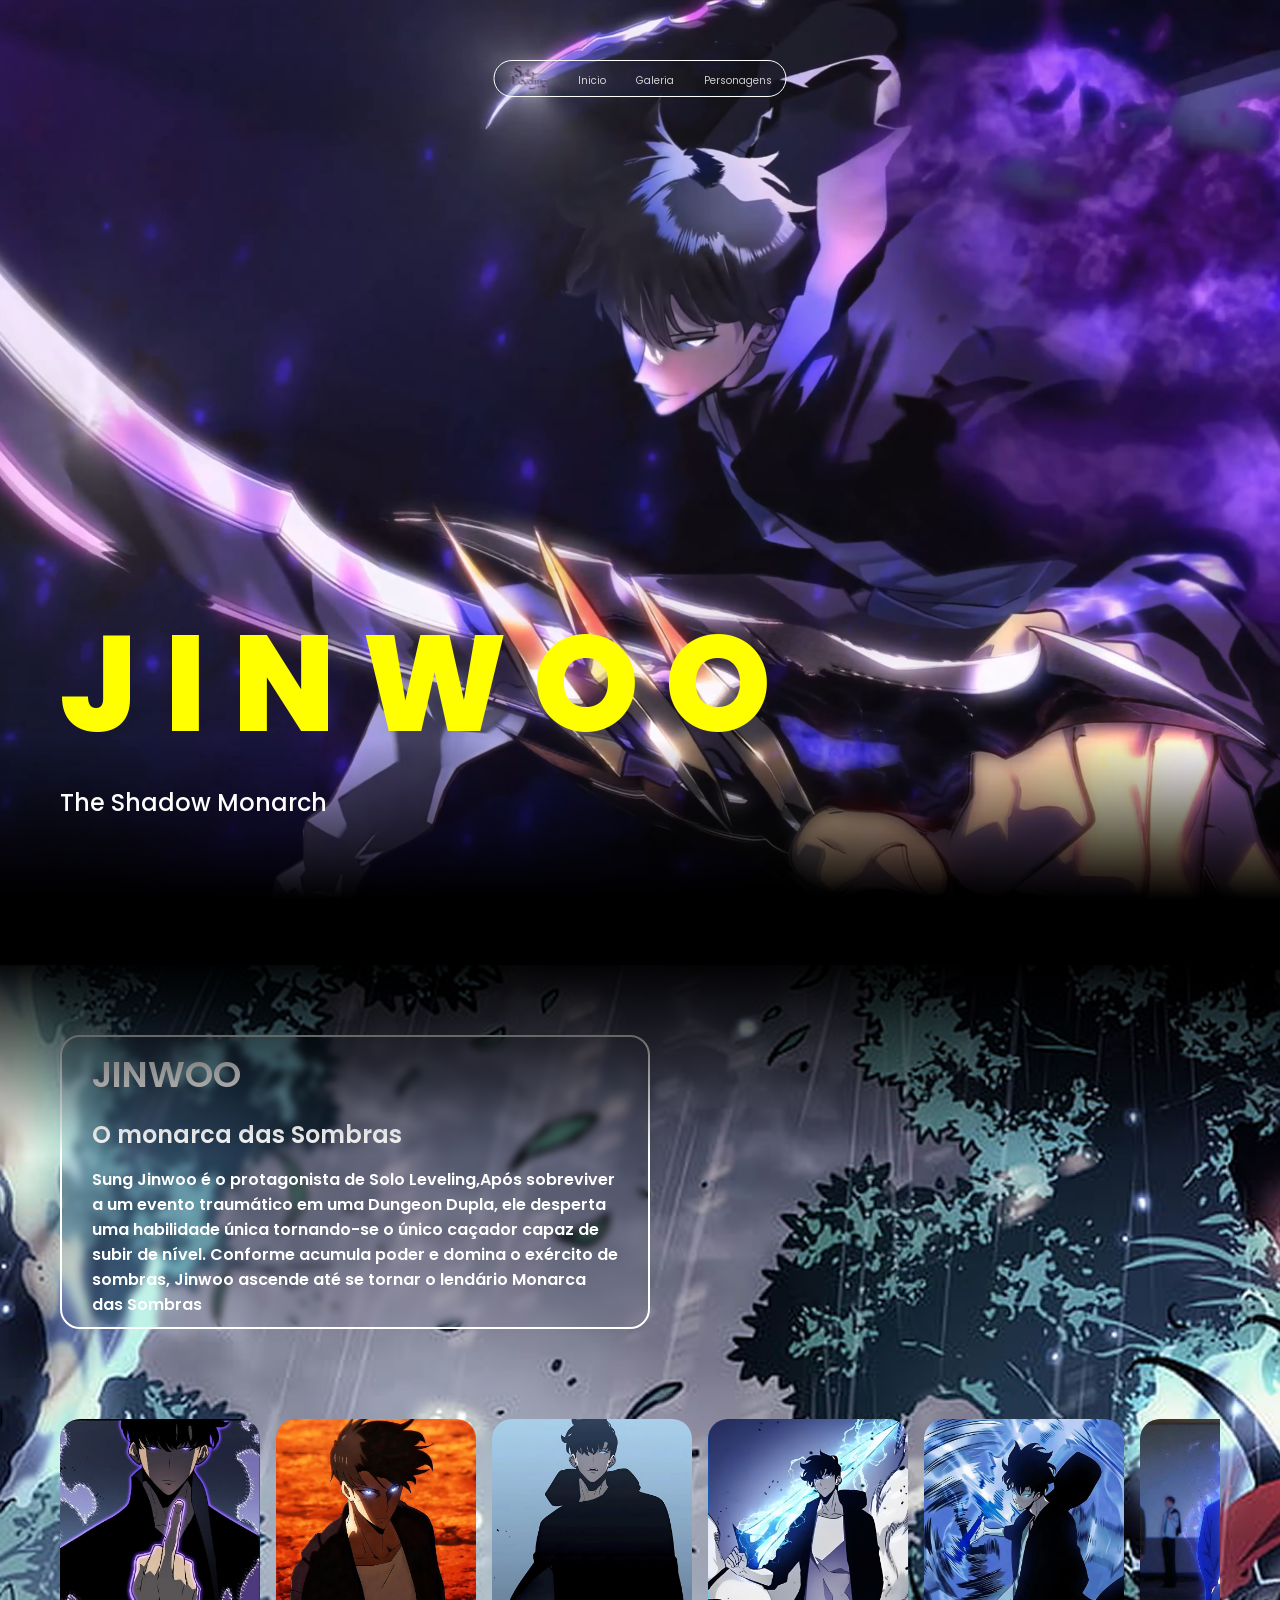
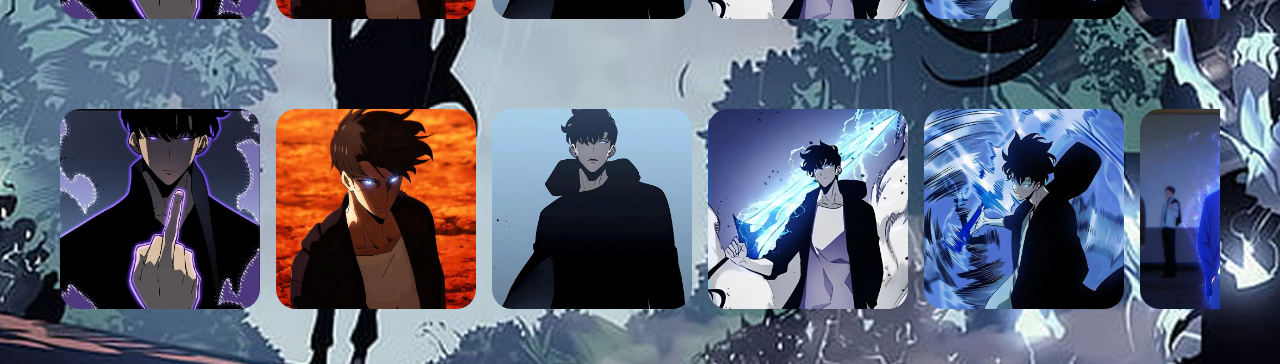
<file: index.html>
<!doctype html>
<html lang="en">
  <head>
    <meta charset="UTF-8" />
    <meta name="viewport" content="width=device-width, initial-scale=1.0" />
    <link rel="preconnect" href="https://fonts.googleapis.com" />
    <link rel="preconnect" href="https://fonts.gstatic.com" crossorigin />
    <link
      href="https://fonts.googleapis.com/css2?family=Poppins:ital,wght@0,100;0,200;0,300;0,400;0,500;0,600;0,700;0,800;0,900;1,100;1,200;1,300;1,400;1,500;1,600;1,700;1,800;1,900&display=swap"
      rel="stylesheet"
    />
    <link rel="stylesheet" href="./css/style.css" />
    <title>AnimeHub - Jinwoo</title>
    <link
      rel="shortcut icon"
      href="Assets/Header/SoloLevelingLogo.svg"
      type="image/x-icon"
    />
  </head>
  <body>
    <main class="container">
      <header class="header">
        <img
          src="Assets/Header/SoloLevelingLogo.svg"
          alt="Logo solo leveling"
        />
        <nav>
          <ul>
            <li><a href="#hero">Inicio</a></li>
            <li><a href="#secao2">Galeria</a></li>
            <li><a href="./login.html">Personagens</a></li>
          </ul>
        </nav>
      </header>

      <section class="hero" id="hero">
        <video autoplay loop muted class="hero-video">
          <source
            src="./Assets/Hero-section/sungWalpapper.webm"
            type="video/webm"
          />
        </video>
        <!-- autoplay toca sozinho, loop repete infinitamnete, muted muta o video playsinline impede videos abrirem em tela cheia -->
        <div class="content">
          <h1>J I N W O O</h1>
          <p>The Shadow Monarch</p>
        </div>
        <div class="fade-black"></div>
      </section>

      <section class="secao2" id="secao2">
        <div class="fade-black top"></div>
        <div class="infos">
          <h2>JINWOO</h2>
          <h3>O monarca das Sombras</h3>
          <p>
            Sung Jinwoo é o protagonista de Solo Leveling,Após sobreviver a um
            evento traumático em uma Dungeon Dupla, ele desperta uma habilidade
            única tornando-se o único caçador capaz de subir de nível. Conforme
            acumula poder e domina o exército de sombras, Jinwoo ascende até se
            tornar o lendário Monarca das Sombras
          </p>
        </div>

        <div id="personagens" class="carousel-container">
          <div class="carousel-track">
            <!-- Primeiro Grupo (Original) -->
            <div class="card">
              <img src="Assets/Descriptin-section/sung (1).jpg" alt="Jinwoo" />
            </div>
            <div class="card">
              <img src="Assets/Descriptin-section/sung (2).jpg" alt="Jinwoo" />
            </div>
            <div class="card">
              <img src="Assets/Descriptin-section/sung (3).jpg" alt="Jinwoo" />
            </div>
            <div class="card">
              <img src="Assets/Descriptin-section/sung (4).jpg" alt="Jinwoo" />
            </div>
            <div class="card">
              <img src="Assets/Descriptin-section/sung (5).jpg" alt="Jinwoo" />
            </div>
            <div class="card">
              <img src="Assets/Descriptin-section/sung (6).jpg" alt="Jinwoo" />
            </div>
            <div class="card">
              <img src="Assets/Descriptin-section/sung (7).jpg" alt="Jinwoo" />
            </div>
            <div class="card">
              <img src="Assets/Descriptin-section/sung (8).jpg" alt="Jinwoo" />
            </div>
            <div class="card">
              <img src="Assets/Descriptin-section/sung (9).jpg" alt="Jinwoo" />
            </div>
            <div class="card">
              <img src="Assets/Descriptin-section/sung (10).jpg" alt="Jinwoo" />
            </div>

            <!-- (Duplicata para o Looping) -->
            <div aria-hidden="true" class="card">
              <img src="Assets/Descriptin-section/sung (1).jpg" alt="Jinwoo" />
            </div>
            <div aria-hidden="true" class="card">
              <img src="Assets/Descriptin-section/sung (2).jpg" alt="Jinwoo" />
            </div>
            <div aria-hidden="true" class="card">
              <img src="Assets/Descriptin-section/sung (3).jpg" alt="Jinwoo" />
            </div>
            <div aria-hidden="true" class="card">
              <img src="Assets/Descriptin-section/sung (4).jpg" alt="Jinwoo" />
            </div>
            <div aria-hidden="true" class="card">
              <img src="Assets/Descriptin-section/sung (5).jpg" alt="Jinwoo" />
            </div>
            <div aria-hidden="true" class="card">
              <img src="Assets/Descriptin-section/sung (6).jpg" alt="Jinwoo" />
            </div>
            <div aria-hidden="true" class="card">
              <img src="Assets/Descriptin-section/sung (7).jpg" alt="Jinwoo" />
            </div>
            <div aria-hidden="true" class="card">
              <img src="Assets/Descriptin-section/sung (8).jpg" alt="Jinwoo" />
            </div>
            <div aria-hidden="true" class="card">
              <img src="Assets/Descriptin-section/sung (9).jpg" alt="Jinwoo" />
            </div>
            <div aria-hidden="true" class="card">
              <img src="Assets/Descriptin-section/sung (10).jpg" alt="Jinwoo" />
            </div>
          </div>
        </div>

        <div class="carousel-container">
          <div class="carousel-track-reverse">
            <!-- Primeiro Grupo (Original) -->
            <div class="card">
              <img src="Assets/Descriptin-section/sung (1).jpg" alt="Jinwoo" />
            </div>
            <div class="card">
              <img src="Assets/Descriptin-section/sung (2).jpg" alt="Jinwoo" />
            </div>
            <div class="card">
              <img src="Assets/Descriptin-section/sung (3).jpg" alt="Jinwoo" />
            </div>
            <div class="card">
              <img src="Assets/Descriptin-section/sung (4).jpg" alt="Jinwoo" />
            </div>
            <div class="card">
              <img src="Assets/Descriptin-section/sung (5).jpg" alt="Jinwoo" />
            </div>
            <div class="card">
              <img src="Assets/Descriptin-section/sung (6).jpg" alt="Jinwoo" />
            </div>
            <div class="card">
              <img src="Assets/Descriptin-section/sung (7).jpg" alt="Jinwoo" />
            </div>
            <div class="card">
              <img src="Assets/Descriptin-section/sung (8).jpg" alt="Jinwoo" />
            </div>
            <div class="card">
              <img src="Assets/Descriptin-section/sung (9).jpg" alt="Jinwoo" />
            </div>
            <div class="card">
              <img src="Assets/Descriptin-section/sung (10).jpg" alt="Jinwoo" />
            </div>

            <!-- (Duplicata para o Looping) -->
            <div aria-hidden="true" class="card">
              <img src="Assets/Descriptin-section/sung (1).jpg" alt="Jinwoo" />
            </div>
            <div aria-hidden="true" class="card">
              <img src="Assets/Descriptin-section/sung (2).jpg" alt="Jinwoo" />
            </div>
            <div aria-hidden="true" class="card">
              <img src="Assets/Descriptin-section/sung (3).jpg" alt="Jinwoo" />
            </div>
            <div aria-hidden="true" class="card">
              <img src="Assets/Descriptin-section/sung (4).jpg" alt="Jinwoo" />
            </div>
            <div aria-hidden="true" class="card">
              <img src="Assets/Descriptin-section/sung (5).jpg" alt="Jinwoo" />
            </div>
            <div aria-hidden="true" class="card">
              <img src="Assets/Descriptin-section/sung (6).jpg" alt="Jinwoo" />
            </div>
            <div aria-hidden="true" class="card">
              <img src="Assets/Descriptin-section/sung (7).jpg" alt="Jinwoo" />
            </div>
            <div aria-hidden="true" class="card">
              <img src="Assets/Descriptin-section/sung (8).jpg" alt="Jinwoo" />
            </div>
            <div aria-hidden="true" class="card">
              <img src="Assets/Descriptin-section/sung (9).jpg" alt="Jinwoo" />
            </div>
            <div aria-hidden="true" class="card">
              <img src="Assets/Descriptin-section/sung (10).jpg" alt="Jinwoo" />
            </div>
          </div>
        </div>
      </section>
    </main>
  </body>
</html>
</file>
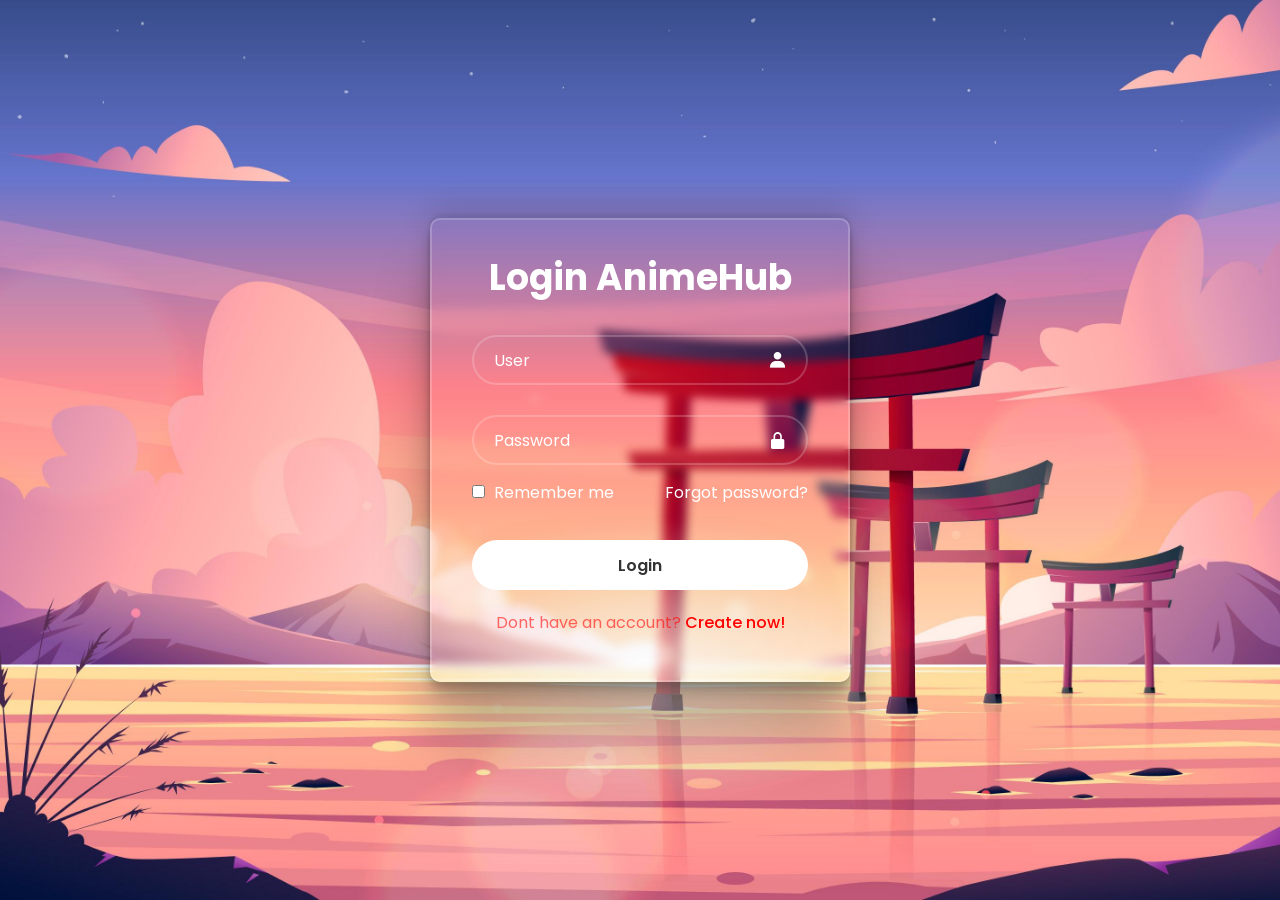
<file: login.html>
<!doctype html>
<html lang="pt-br">
  <head>
    <meta charset="UTF-8" />
    <meta name="viewport" content="width=device-width, initial-scale=1.0" />
    <link
      href="https://unpkg.com/boxicons@2.1.4/css/boxicons.min.css"
      rel="stylesheet"
    />
    <link rel="preconnect" href="https://fonts.googleapis.com" />
    <link rel="preconnect" href="https://fonts.gstatic.com" crossorigin />
    <link
      href="https://fonts.googleapis.com/css2?family=Poppins:ital,wght@0,100;0,200;0,300;0,400;0,500;0,600;0,700;0,800;0,900;1,100;1,200;1,300;1,400;1,500;1,600;1,700;1,800;1,900&display=swap"
      rel="stylesheet"
    />
    <title>AnimeHub</title>
    <link rel="stylesheet" href="./css/loginstyle.css" />
  </head>
  <body>
    <main class="container">
      <form action="">
        <!-- Form indica que vai ser um formulario -->

        <h1>Login AnimeHub</h1>
        <div class="input-box">
          <input placeholder="User" type="email" />
          <!-- input recebe (placeholder e um nome de indentificar) (type e o tipo) -->
          <i class="bx bxs-user"></i>
        </div>

        <div class="input-box">
          <input placeholder="Password" type="password" />
          <i class="bx bxs-lock-alt"></i>
        </div>

        <div class="remember-forgot">
          <label>
            <!-- label e uma legenda para um formulario -->
            <input type="checkbox" />
            Remember me
          </label>
          <a>Forgot password?</a>
        </div>

        <button type="submit" class="login" >Login</button>

        <div class="register-link">
          <p>Dont have an account? <a href="./index.html">Create now!</a></p>
        </div>
      </form>
    </main>
  </body>
</html>
</file>
<file: css/style.css>
* {
  margin: 0;
  padding: 0;
  box-sizing: border-box;
  font-family: var(--font-family);
  text-decoration: none;
  list-style: none;
  scroll-behavior: smooth;
  
  
}

:root {
  /* Cores */
  --color-bg:#000000;
  --color-text: #ffffff;
  --color-text-muted: rgba(255, 255, 255, 0.787);
  --color-border: #ffffff;


  /* espaçamentos (do menor pro maior) */

  --space-3: .625rem; /* pequeno */
  --space-4: 1rem;
  --space-8: 1.875rem;
  --space-15: 3.75rem;

  /* raio */

  --radius-pill: 50px;
  --radius-card: 20px;

  /* font */
  --font-2: .5rem;
  --font-2-5: .625rem;
  --font-3: .75rem;
  --font-4: 1rem;
  --font-5: 1.25rem;
  --font-6: 1.5rem;
  --font-8: 2.25rem;
  --font-hero: 8.4375rem;

  --font-family: "Poppins", sans-serif;
  
}
body {
  background-color: var(--color-bg);
  overflow-x: hidden;
}
.container {
  position: relative;
  width: 100%;
  & .header {
    display: flex;
    position: absolute;
    top: 3.75rem;
    left: 50%;
    transform: translateX(-50%);
    /* coloca o header no meio da tela */

    padding: .1563rem .9375rem;
    width: 18.3125rem;
    height: 2.3125rem;
    border: 1px var(--color-text) solid;
    border-radius: var(--radius-pill);
    gap: var(--space-8);
    background-color: transparent;
    box-shadow:
      rgba(50, 50, 93, 0.25) 0px 50px 100px -20px,
      rgba(0, 0, 0, 0.3) 0px 30px 60px -30px,
      rgba(10, 37, 64, 0.35) 0px -2px 6px 0px inset;
    z-index: 2;

    & img {
      width: 38px;
      height: 30px;
    }

    & nav,
    ul {
      display: flex;
      justify-content: center;
      align-items: center;
      gap: var(--space-8);

      & li {
        & a {
          color: var(--color-text-muted);
          font-size: var(--font-2-5);

          &:hover {
            text-decoration: underline;
            color: var(--color-text);
          }
        }
      }
    }
  }

  & .hero {
    
    position: relative;
    width: 100%;
    min-height: 100vh;
    overflow: hidden; /* esconde o fluxo extra */
    display: flex;
    align-items: flex-end; /* empurra pro canto inferior esquerdo */
    padding: 0 3.75rem;
    & .hero-video {
      position: absolute; /* posição absoluta pro video */
      top: 0; /*  zera a localização dele */
      left: 0;
      width: 100%;
      height: 100%; /*  preenche a tela */
      object-fit: cover; /* como o bg nao e uma img e sim um objeto ele cobre tudo */
      z-index: -100;
    }

    .content {
      margin-bottom: 5rem;
      & h1 {
        font-size: var(--font-hero);
        color: var(--color-text);
        font-weight: 800;
      }

      & p {
        font-size: var(--font-6);
        font-weight: 500;
        color: var(--color-text);
      }
    }

    & .fade-black {
      position: absolute;
      bottom: 0;
      left: 0;
      width: 100%;
      height: 160px;
      background: linear-gradient(to bottom, rgba(0, 0, 0, 0) 0%, #000000 100%);
      z-index: -1;
    }
  }

  .secao2 {
    position: relative;
    align-items: flex-start;
    background-image: url("../Assets/Descriptin-section/bg.png");
    background-repeat: no-repeat;
    background-size: cover;
    background-position: 0 10px;
    min-height: 100vh;
    display: flex;
    flex-direction: column;
    padding: 3.4375rem 3.75rem;
    margin-top: 3.4375rem;
    gap: 5.625rem;

    & .fade-black.top {
      position: absolute;
      top:0;
      left: 0;
      width: 100%;
      height: 200px;
      background: linear-gradient(to top, rgba(0, 0, 0, 0) 0%, #000000 100%);
      z-index: 2;
    }

    & .infos {
      margin-top: 1.5625rem;
      display: flex;
      flex-direction: column;
      background-color: transparent;
      width: 36.875rem;
      max-width: 100%;
      min-height: 17.8125rem;
      height: auto;
      color: var(--color-text);
      border: 2px solid var(--color-border);
      backdrop-filter: blur(4px);
      border-radius: var(--radius-card);
      padding: var(--space-3) var(--space-8);
      gap: .9375rem;

      & h2 {
        font-size: var(--font-8);
        font-weight: 600;
      }

      & h3 {
        font-size: var(--font-6);
        font-weight: 600;
      }

      & p {
        font-size: var(--font-4);
        font-weight: 600;
      }
    }

    & .carousel-container {
      width: 100%;
      overflow: hidden;

      & .carousel-track {
        display: flex;
        align-items: center;
        width: max-content;
        gap: var(--space-4); /* Espaçamento uniforme entre todos os cards */
        animation: scroll 25s linear infinite;
        &:hover{
            animation-play-state: paused;
          }
      }
      & .carousel-track-reverse {
        display: flex;
        align-items: center;
        width: max-content;
        gap: var(--space-4); /* Espaçamento uniforme entre todos os cards */
        animation: scroll 25s linear infinite reverse;
        &:hover{
            animation-play-state: paused;
          }
      }
      & .card {
        flex: 0 0 auto; /* mantem o tamanho fixo */
        width: 12.5rem;
        height: 12.5rem;
        

        & img {
          border-radius: var(--radius-card);
          width: 100%;
          height: 100%;
          object-fit: cover;
          
        }
      }
    }
  }
}

@keyframes scroll {
  from {
    transform: translateX(0);
  }
  to {
    /* Move exatamente metade da largura (o 1º grupo completo) */
    /* O -0.5rem compensa metade do gap no ponto de transição */
    transform: translateX(calc(-50% - 0.5rem));
  }
}

/* @keyframes scroll {
    0% {
        transform: translateX(0);
    }
    100% {
        transform: translateX(-50%);
    }
} */

@media (max-width: 768px) {
  /* Corta os espaços laterais grandes do desktop */
  .container{
    max-width: 768px;
    overflow-x: hidden;
  }
  .container .hero, 
  .container .secao2 {
    padding: 0 1.25rem;
  }
  
  /* O título estava enorme e partia o layout */
  .container .hero .content h1 {
    font-size: 15vw; /* vw = acompanha exatamente a largura do ecrã */
    white-space: nowrap; /* Impede que o título quebre ao meio */
  }
  
  .container .hero .content p {
    font-size: var(--font-4);
  }
  
  /* Dá um respiro no topo para não colar no header */
  .container .secao2 {
    padding-top: 6.25rem;
    padding-bottom: 3.125rem;
  }
}

@media (min-width: 769px) {
  .hero .content h1 {
    color: yellow !important;
  }
}
</file>
<file: css/loginstyle.css>
* {
  margin: 0;
  padding: 0;
  box-sizing: border-box;
  font-family: "Poppins", sans-serif;
}

body {
  display: flex;
  justify-content: center;
  align-items: center;
  min-height: 100vh; /* minimo de altura e a tela toda (viewer height) */
  background-image: url("../Assets/Login/torigates.jpg");
  background-position: center; /* posiciona o bg no centro */
  background-size: cover; /* faz que o bg cubra a tela */
  background-repeat: no-repeat;
  & .container {
    width: 420px;
    background-color: transparent;
    border: 2px solid rgba(255, 255, 255, 0.2);
    border-radius: 10px;
    color: #fff;
    padding: 30px 40px;
    box-shadow:
      rgba(0, 0, 0, 0.25) 0px 54px 55px,
      rgba(0, 0, 0, 0.12) 0px -12px 30px,
      rgba(0, 0, 0, 0.12) 0px 4px 6px,
      rgba(0, 0, 0, 0.17) 0px 12px 13px,
      rgba(0, 0, 0, 0.09) 0px -3px 5px;
    backdrop-filter: blur(5px);
    & h1 {
      font-size: 36px;
      text-align: center;
    }

    & .input-box {
      position: relative;
      width: 100%;
      height: 50px;
      margin: 30px 0;

      & input {
        width: 100%;
        height: 100%;
        background-color: transparent;
        border: 2px solid rgba(255, 255, 255, 0.2);
        outline: none;
        font-size: 16px;
        color: white;
        padding: 20px 45px 20px 20px;
        border-radius: 40px;

        &::placeholder {
          color: #fff;
        }
      }
      & i {
        position: absolute;
        right: 20px;
        top: 50%;
        transform: translateY(-50%); /* para centralizar */
        font-size: 20px;
      }
    }
    /*
  margin e padding
    1 valor - xx: 20px - todos os lados
    2 valor - xx: 20px 20px - en cima e em baixo
    3 valor - xx: 20px 20px 20px - top,lados, bottom
    4 valor - xx: 20px 20px 20px 20px - top,right,bottom, left
     
   */
    & .remember-forgot {
      display: flex;
      justify-content: space-between;
      margin: -15px 0 15px;

      & label {
        & input {
          accent-color: rgb(255, 0, 0);
          margin-right: 5px;
        }
      }

      & a {
        text-decoration: none;
        color: #fff;

        &:hover {
          text-decoration: underline;
          color: rgb(255, 0, 0)
        }
      }
    }
    & .login {
      width: 100%;
      height: 50px;
      background-color: white;
      border: none;
      border-radius: 40px;
      cursor: pointer;
      font-size: 16px;
      color: #333;
      font-weight: 600;
      box-shadow:
        rgba(50, 50, 93, 0.25) 0px 50px 100px -20px,
        rgba(0, 0, 0, 0.3) 0px 30px 60px -30px;
      margin-top: 20px;

      &:hover {
        background-color: rgba(255, 0, 0, 0.357);
        border: 2px solid rgba(255, 255, 255, 0.2);
        color: white;
        transition: 0.5s;
      }
    }
    & .register-link {
      display: flex;
      text-align: center;
      margin: 20px 0 15px;
      justify-content: center;

      & p {
        color: rgba(255, 0, 0, 0.571);
      }

      & a {
        text-decoration: none;
        color: rgb(255, 0, 0);
        font-weight: 500;

        &:hover {
          text-decoration: underline;
        }
      }
    }
  }
}
</file>
